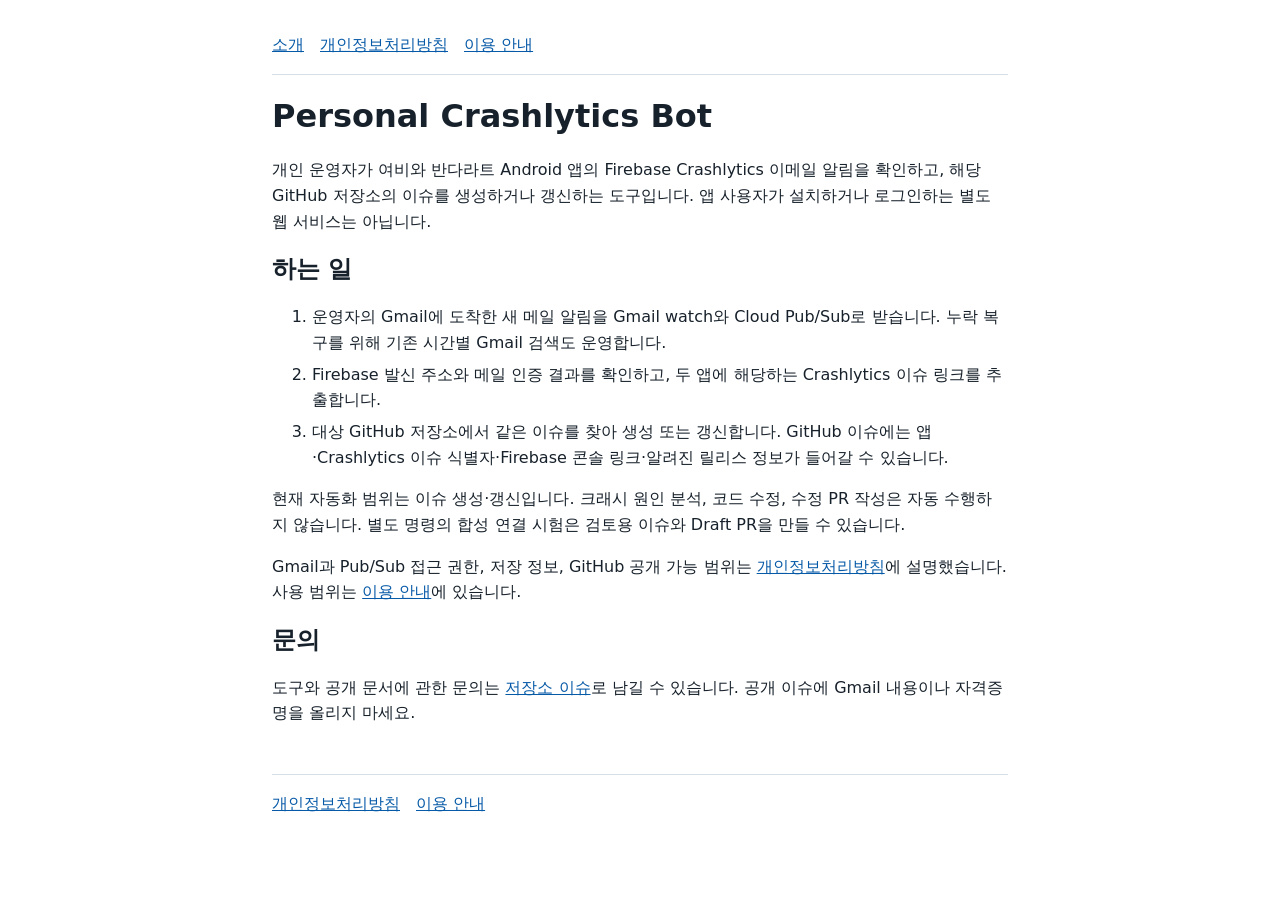
<file: index.html>
<!doctype html>
<html lang="ko">
<head>
  <meta charset="utf-8">
  <meta name="viewport" content="width=device-width, initial-scale=1">
  <title>Personal Crashlytics Bot</title>
  <link rel="stylesheet" href="style.css">
</head>
<body>
  <header>
    <nav aria-label="문서"><a href="index.html">소개</a><a href="privacy.html">개인정보처리방침</a><a href="terms.html">이용 안내</a></nav>
  </header>
  <main>
    <h1>Personal Crashlytics Bot</h1>
    <p>개인 운영자가 여비와 반다라트 Android 앱의 Firebase Crashlytics 이메일 알림을 확인하고, 해당 GitHub 저장소의 이슈를 생성하거나 갱신하는 도구입니다. 앱 사용자가 설치하거나 로그인하는 별도 웹 서비스는 아닙니다.</p>
    <h2>하는 일</h2>
    <ol>
      <li>운영자의 Gmail에 도착한 새 메일 알림을 Gmail watch와 Cloud Pub/Sub로 받습니다. 누락 복구를 위해 기존 시간별 Gmail 검색도 운영합니다.</li>
      <li>Firebase 발신 주소와 메일 인증 결과를 확인하고, 두 앱에 해당하는 Crashlytics 이슈 링크를 추출합니다.</li>
      <li>대상 GitHub 저장소에서 같은 이슈를 찾아 생성 또는 갱신합니다. GitHub 이슈에는 앱·Crashlytics 이슈 식별자·Firebase 콘솔 링크·알려진 릴리스 정보가 들어갈 수 있습니다.</li>
    </ol>
    <p>현재 자동화 범위는 이슈 생성·갱신입니다. 크래시 원인 분석, 코드 수정, 수정 PR 작성은 자동 수행하지 않습니다. 별도 명령의 합성 연결 시험은 검토용 이슈와 Draft PR을 만들 수 있습니다.</p>
    <p>Gmail과 Pub/Sub 접근 권한, 저장 정보, GitHub 공개 가능 범위는 <a href="privacy.html">개인정보처리방침</a>에 설명했습니다. 사용 범위는 <a href="terms.html">이용 안내</a>에 있습니다.</p>
    <h2>문의</h2>
    <p>도구와 공개 문서에 관한 문의는 <a href="https://github.com/easyhooon/personal-crashlytics-bot/issues">저장소 이슈</a>로 남길 수 있습니다. 공개 이슈에 Gmail 내용이나 자격증명을 올리지 마세요.</p>
  </main>
  <footer><nav aria-label="하단 문서"><a href="privacy.html">개인정보처리방침</a><a href="terms.html">이용 안내</a></nav></footer>
</body>
</html>
</file>
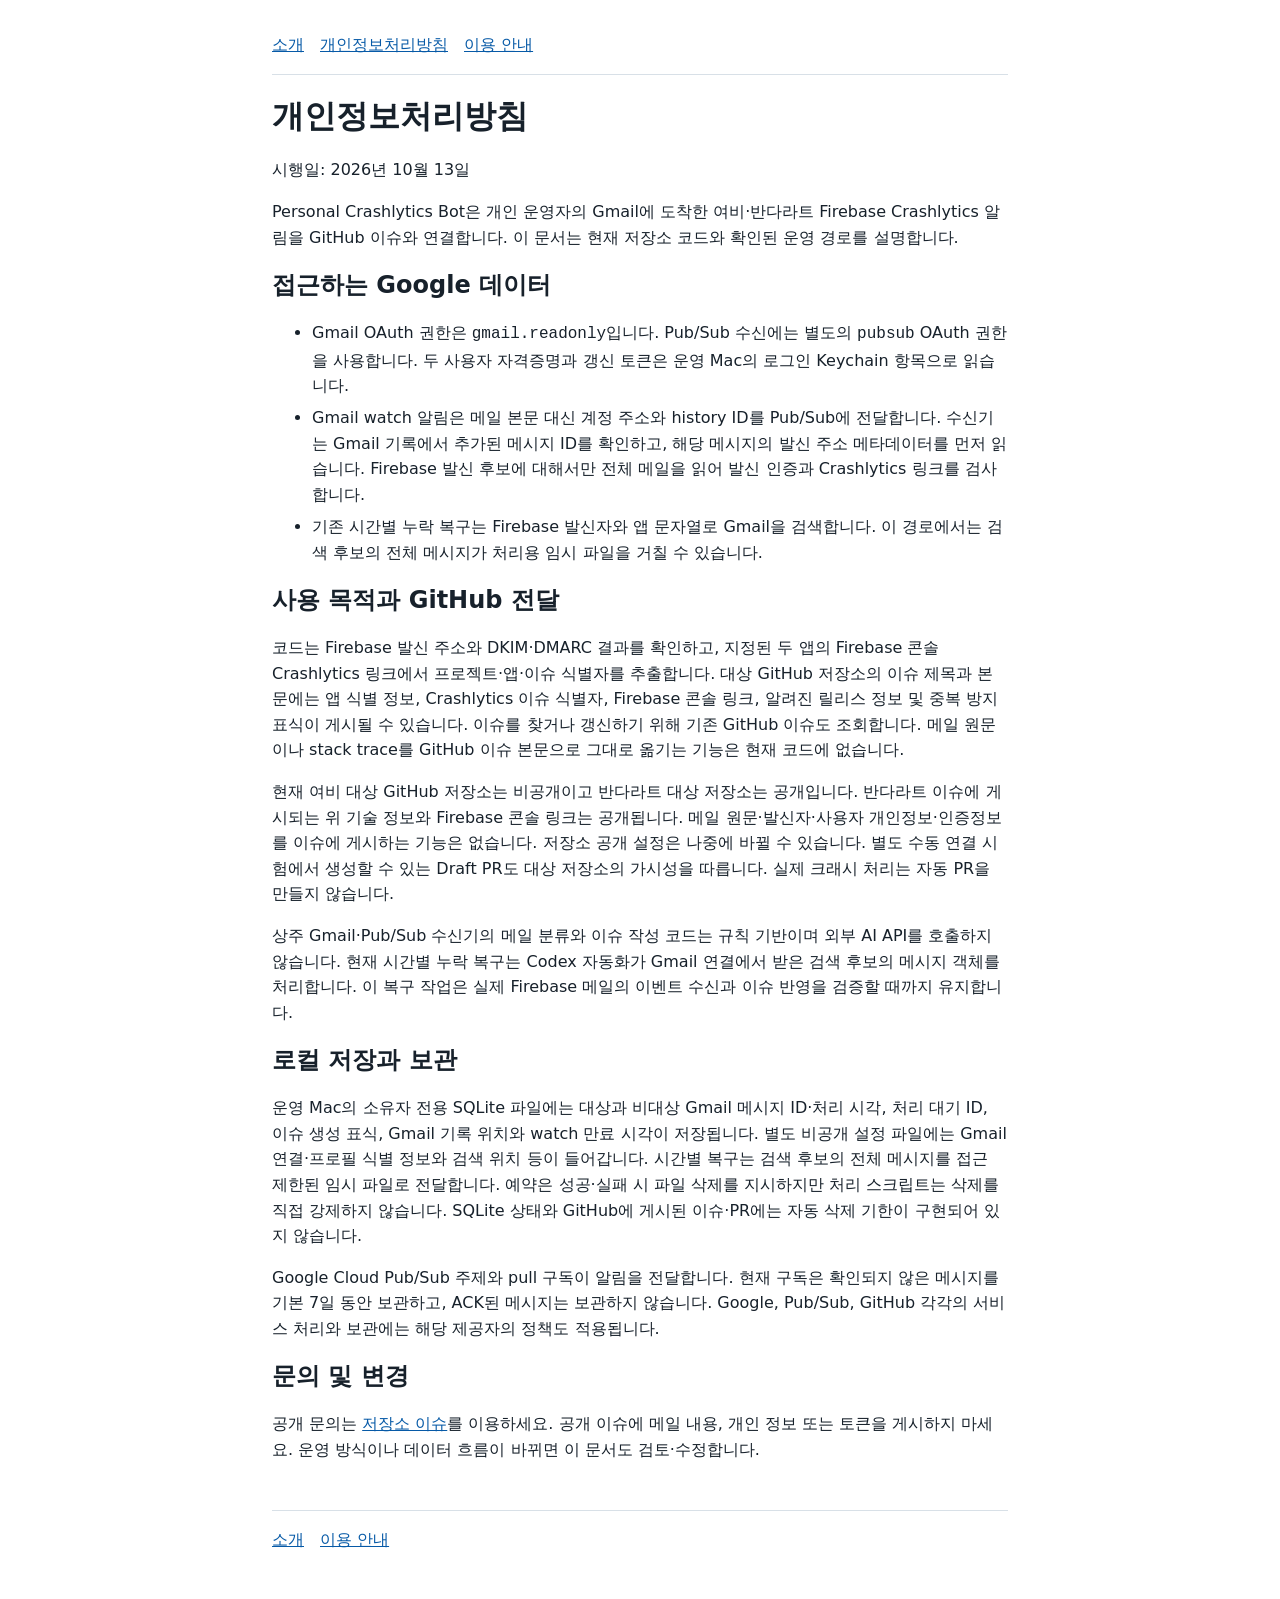
<file: privacy.html>
<!doctype html>
<html lang="ko">
<head>
  <meta charset="utf-8">
  <meta name="viewport" content="width=device-width, initial-scale=1">
  <title>개인정보처리방침 | Personal Crashlytics Bot</title>
  <link rel="stylesheet" href="style.css">
</head>
<body>
  <header><nav aria-label="문서"><a href="index.html">소개</a><a href="privacy.html">개인정보처리방침</a><a href="terms.html">이용 안내</a></nav></header>
  <main>
    <h1>개인정보처리방침</h1>
    <p>시행일: 2026년 10월 13일</p>
    <p>Personal Crashlytics Bot은 개인 운영자의 Gmail에 도착한 여비·반다라트 Firebase Crashlytics 알림을 GitHub 이슈와 연결합니다. 이 문서는 현재 저장소 코드와 확인된 운영 경로를 설명합니다.</p>
    <h2>접근하는 Google 데이터</h2>
    <ul>
      <li>Gmail OAuth 권한은 <code>gmail.readonly</code>입니다. Pub/Sub 수신에는 별도의 <code>pubsub</code> OAuth 권한을 사용합니다. 두 사용자 자격증명과 갱신 토큰은 운영 Mac의 로그인 Keychain 항목으로 읽습니다.</li>
      <li>Gmail watch 알림은 메일 본문 대신 계정 주소와 history ID를 Pub/Sub에 전달합니다. 수신기는 Gmail 기록에서 추가된 메시지 ID를 확인하고, 해당 메시지의 발신 주소 메타데이터를 먼저 읽습니다. Firebase 발신 후보에 대해서만 전체 메일을 읽어 발신 인증과 Crashlytics 링크를 검사합니다.</li>
      <li>기존 시간별 누락 복구는 Firebase 발신자와 앱 문자열로 Gmail을 검색합니다. 이 경로에서는 검색 후보의 전체 메시지가 처리용 임시 파일을 거칠 수 있습니다.</li>
    </ul>
    <h2>사용 목적과 GitHub 전달</h2>
    <p>코드는 Firebase 발신 주소와 DKIM·DMARC 결과를 확인하고, 지정된 두 앱의 Firebase 콘솔 Crashlytics 링크에서 프로젝트·앱·이슈 식별자를 추출합니다. 대상 GitHub 저장소의 이슈 제목과 본문에는 앱 식별 정보, Crashlytics 이슈 식별자, Firebase 콘솔 링크, 알려진 릴리스 정보 및 중복 방지 표식이 게시될 수 있습니다. 이슈를 찾거나 갱신하기 위해 기존 GitHub 이슈도 조회합니다. 메일 원문이나 stack trace를 GitHub 이슈 본문으로 그대로 옮기는 기능은 현재 코드에 없습니다.</p>
    <p>현재 여비 대상 GitHub 저장소는 비공개이고 반다라트 대상 저장소는 공개입니다. 반다라트 이슈에 게시되는 위 기술 정보와 Firebase 콘솔 링크는 공개됩니다. 메일 원문·발신자·사용자 개인정보·인증정보를 이슈에 게시하는 기능은 없습니다. 저장소 공개 설정은 나중에 바뀔 수 있습니다. 별도 수동 연결 시험에서 생성할 수 있는 Draft PR도 대상 저장소의 가시성을 따릅니다. 실제 크래시 처리는 자동 PR을 만들지 않습니다.</p>
    <p>상주 Gmail·Pub/Sub 수신기의 메일 분류와 이슈 작성 코드는 규칙 기반이며 외부 AI API를 호출하지 않습니다. 현재 시간별 누락 복구는 Codex 자동화가 Gmail 연결에서 받은 검색 후보의 메시지 객체를 처리합니다. 이 복구 작업은 실제 Firebase 메일의 이벤트 수신과 이슈 반영을 검증할 때까지 유지합니다.</p>
    <h2>로컬 저장과 보관</h2>
    <p>운영 Mac의 소유자 전용 SQLite 파일에는 대상과 비대상 Gmail 메시지 ID·처리 시각, 처리 대기 ID, 이슈 생성 표식, Gmail 기록 위치와 watch 만료 시각이 저장됩니다. 별도 비공개 설정 파일에는 Gmail 연결·프로필 식별 정보와 검색 위치 등이 들어갑니다. 시간별 복구는 검색 후보의 전체 메시지를 접근 제한된 임시 파일로 전달합니다. 예약은 성공·실패 시 파일 삭제를 지시하지만 처리 스크립트는 삭제를 직접 강제하지 않습니다. SQLite 상태와 GitHub에 게시된 이슈·PR에는 자동 삭제 기한이 구현되어 있지 않습니다.</p>
    <p>Google Cloud Pub/Sub 주제와 pull 구독이 알림을 전달합니다. 현재 구독은 확인되지 않은 메시지를 기본 7일 동안 보관하고, ACK된 메시지는 보관하지 않습니다. Google, Pub/Sub, GitHub 각각의 서비스 처리와 보관에는 해당 제공자의 정책도 적용됩니다.</p>
    <h2>문의 및 변경</h2>
    <p>공개 문의는 <a href="https://github.com/easyhooon/personal-crashlytics-bot/issues">저장소 이슈</a>를 이용하세요. 공개 이슈에 메일 내용, 개인 정보 또는 토큰을 게시하지 마세요. 운영 방식이나 데이터 흐름이 바뀌면 이 문서도 검토·수정합니다.</p>
  </main>
  <footer><nav aria-label="하단 문서"><a href="index.html">소개</a><a href="terms.html">이용 안내</a></nav></footer>
</body>
</html>
</file>
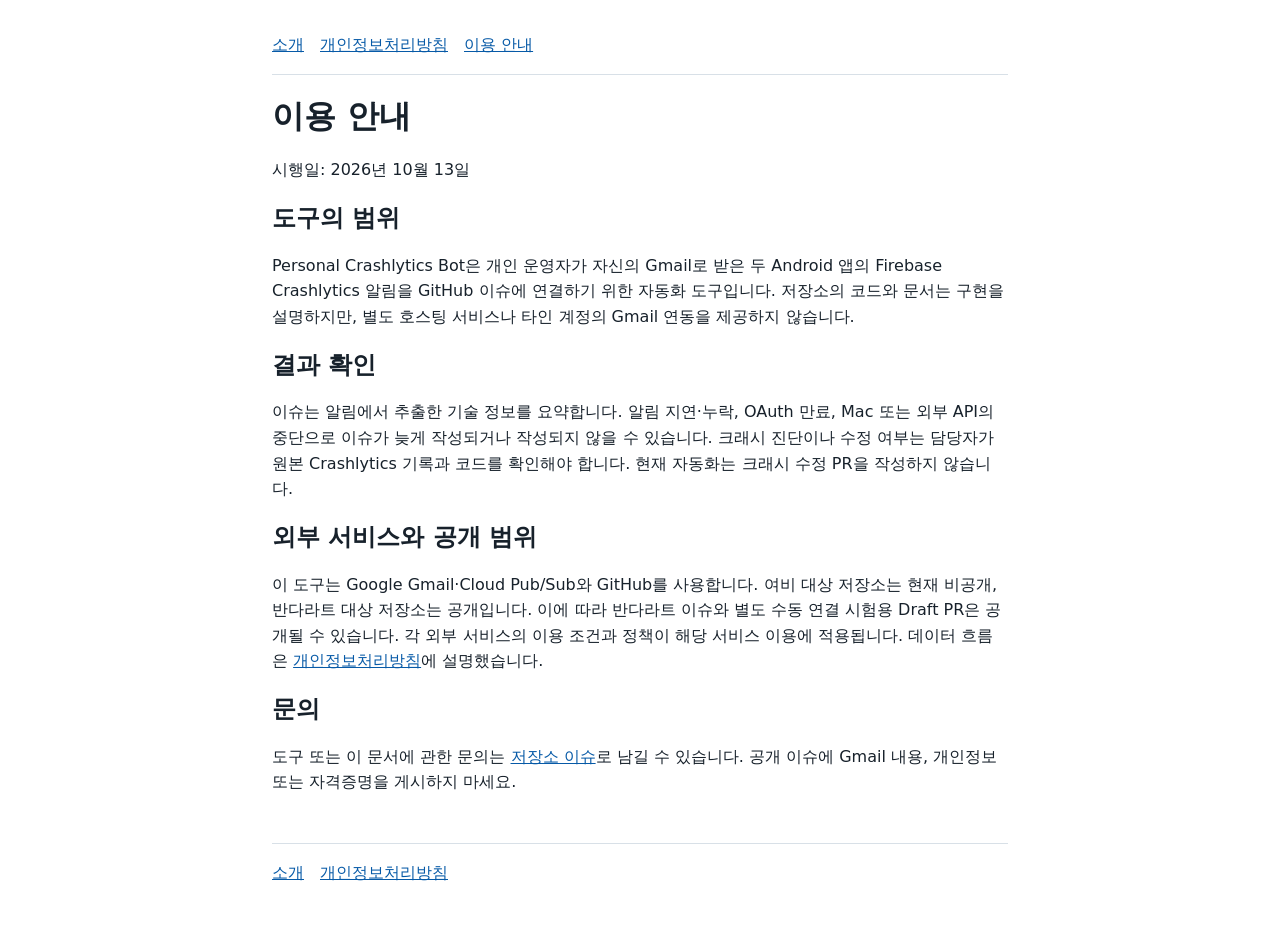
<file: terms.html>
<!doctype html>
<html lang="ko">
<head>
  <meta charset="utf-8">
  <meta name="viewport" content="width=device-width, initial-scale=1">
  <title>이용 안내 | Personal Crashlytics Bot</title>
  <link rel="stylesheet" href="style.css">
</head>
<body>
  <header><nav aria-label="문서"><a href="index.html">소개</a><a href="privacy.html">개인정보처리방침</a><a href="terms.html">이용 안내</a></nav></header>
  <main>
    <h1>이용 안내</h1>
    <p>시행일: 2026년 10월 13일</p>
    <h2>도구의 범위</h2>
    <p>Personal Crashlytics Bot은 개인 운영자가 자신의 Gmail로 받은 두 Android 앱의 Firebase Crashlytics 알림을 GitHub 이슈에 연결하기 위한 자동화 도구입니다. 저장소의 코드와 문서는 구현을 설명하지만, 별도 호스팅 서비스나 타인 계정의 Gmail 연동을 제공하지 않습니다.</p>
    <h2>결과 확인</h2>
    <p>이슈는 알림에서 추출한 기술 정보를 요약합니다. 알림 지연·누락, OAuth 만료, Mac 또는 외부 API의 중단으로 이슈가 늦게 작성되거나 작성되지 않을 수 있습니다. 크래시 진단이나 수정 여부는 담당자가 원본 Crashlytics 기록과 코드를 확인해야 합니다. 현재 자동화는 크래시 수정 PR을 작성하지 않습니다.</p>
    <h2>외부 서비스와 공개 범위</h2>
    <p>이 도구는 Google Gmail·Cloud Pub/Sub와 GitHub를 사용합니다. 여비 대상 저장소는 현재 비공개, 반다라트 대상 저장소는 공개입니다. 이에 따라 반다라트 이슈와 별도 수동 연결 시험용 Draft PR은 공개될 수 있습니다. 각 외부 서비스의 이용 조건과 정책이 해당 서비스 이용에 적용됩니다. 데이터 흐름은 <a href="privacy.html">개인정보처리방침</a>에 설명했습니다.</p>
    <h2>문의</h2>
    <p>도구 또는 이 문서에 관한 문의는 <a href="https://github.com/easyhooon/personal-crashlytics-bot/issues">저장소 이슈</a>로 남길 수 있습니다. 공개 이슈에 Gmail 내용, 개인정보 또는 자격증명을 게시하지 마세요.</p>
  </main>
  <footer><nav aria-label="하단 문서"><a href="index.html">소개</a><a href="privacy.html">개인정보처리방침</a></nav></footer>
</body>
</html>
</file>
<file: style.css>
:root { color-scheme: light; font: 16px/1.6 system-ui, sans-serif; }
body { max-width: 46rem; margin: 2rem auto; padding: 0 1.25rem; color: #17212b; }
header, footer { border-color: #d8e0e7; border-style: solid; border-width: 0 0 1px; padding-bottom: 1rem; }
footer { border-width: 1px 0 0; margin-top: 3rem; padding-top: 1rem; }
nav a { margin-right: 1rem; }
a { color: #075aa7; }
h1, h2 { line-height: 1.25; }
li { margin: .4rem 0; }
</file>
